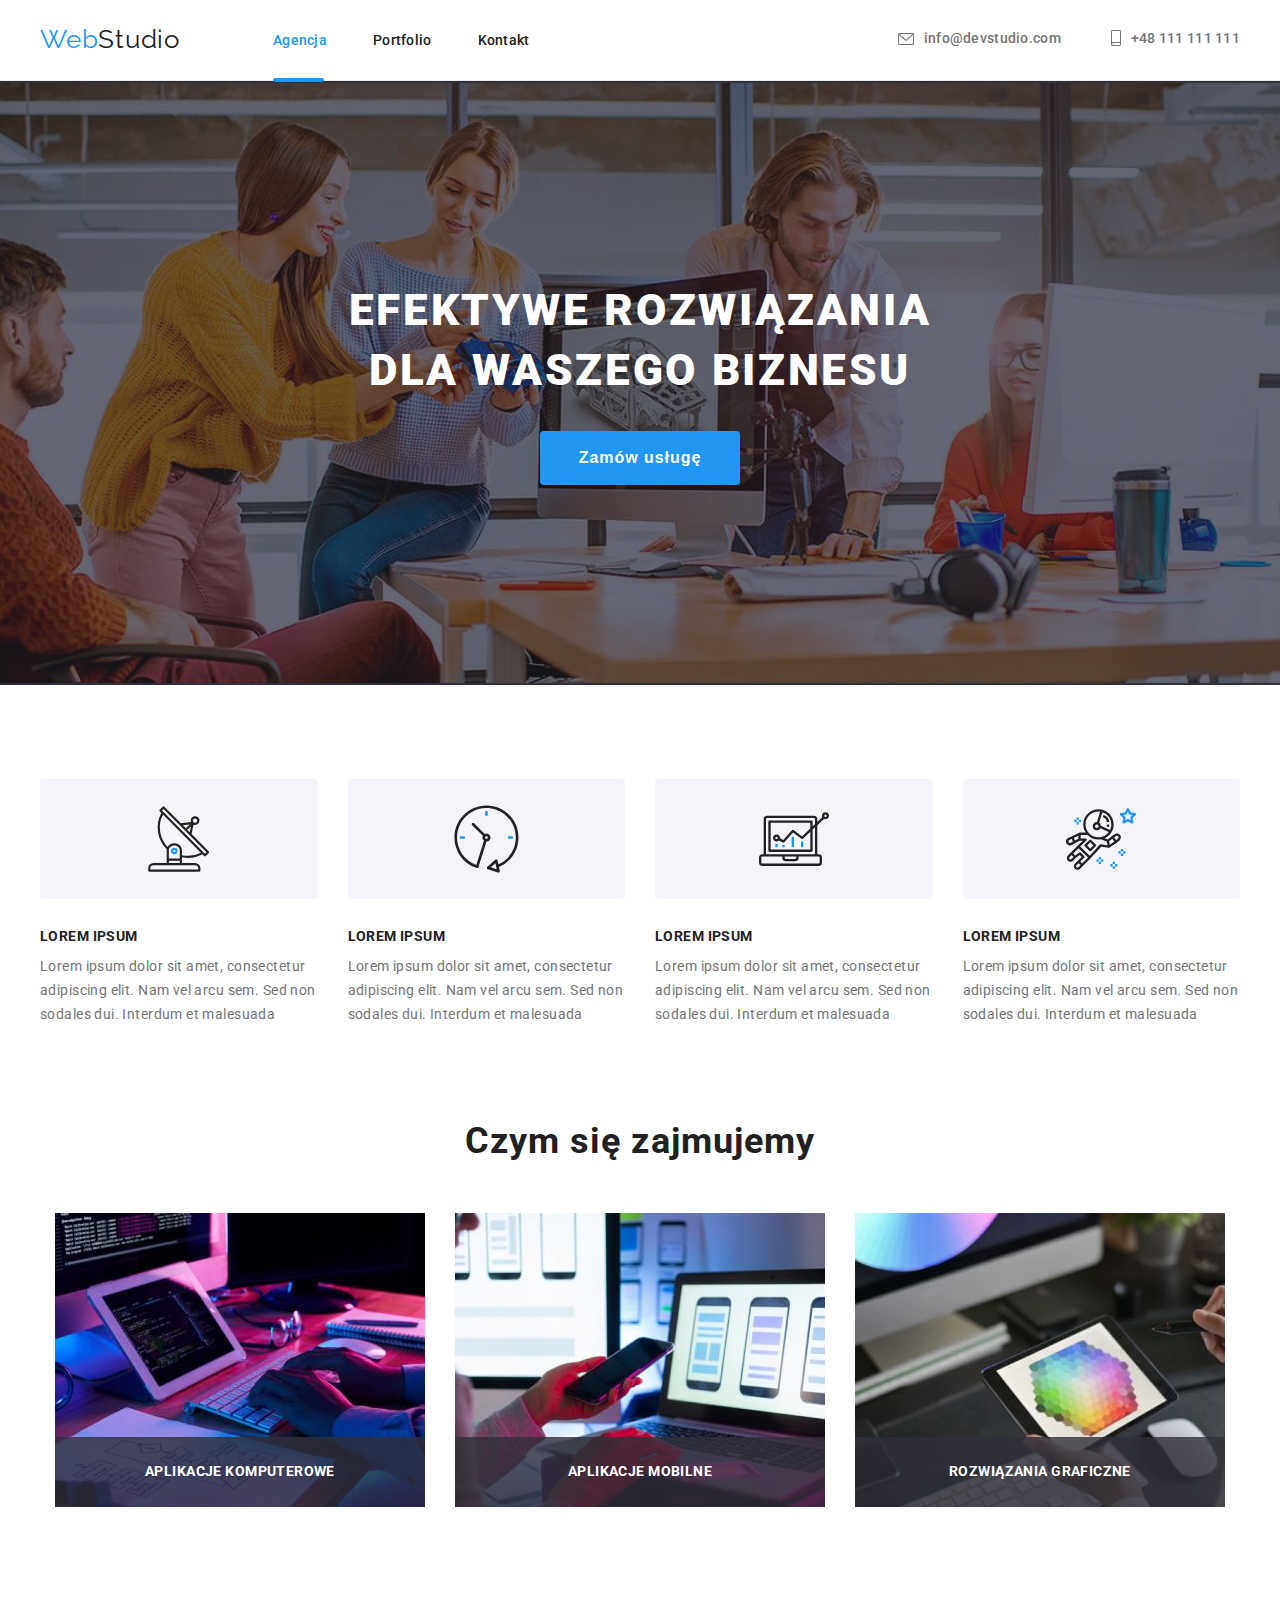
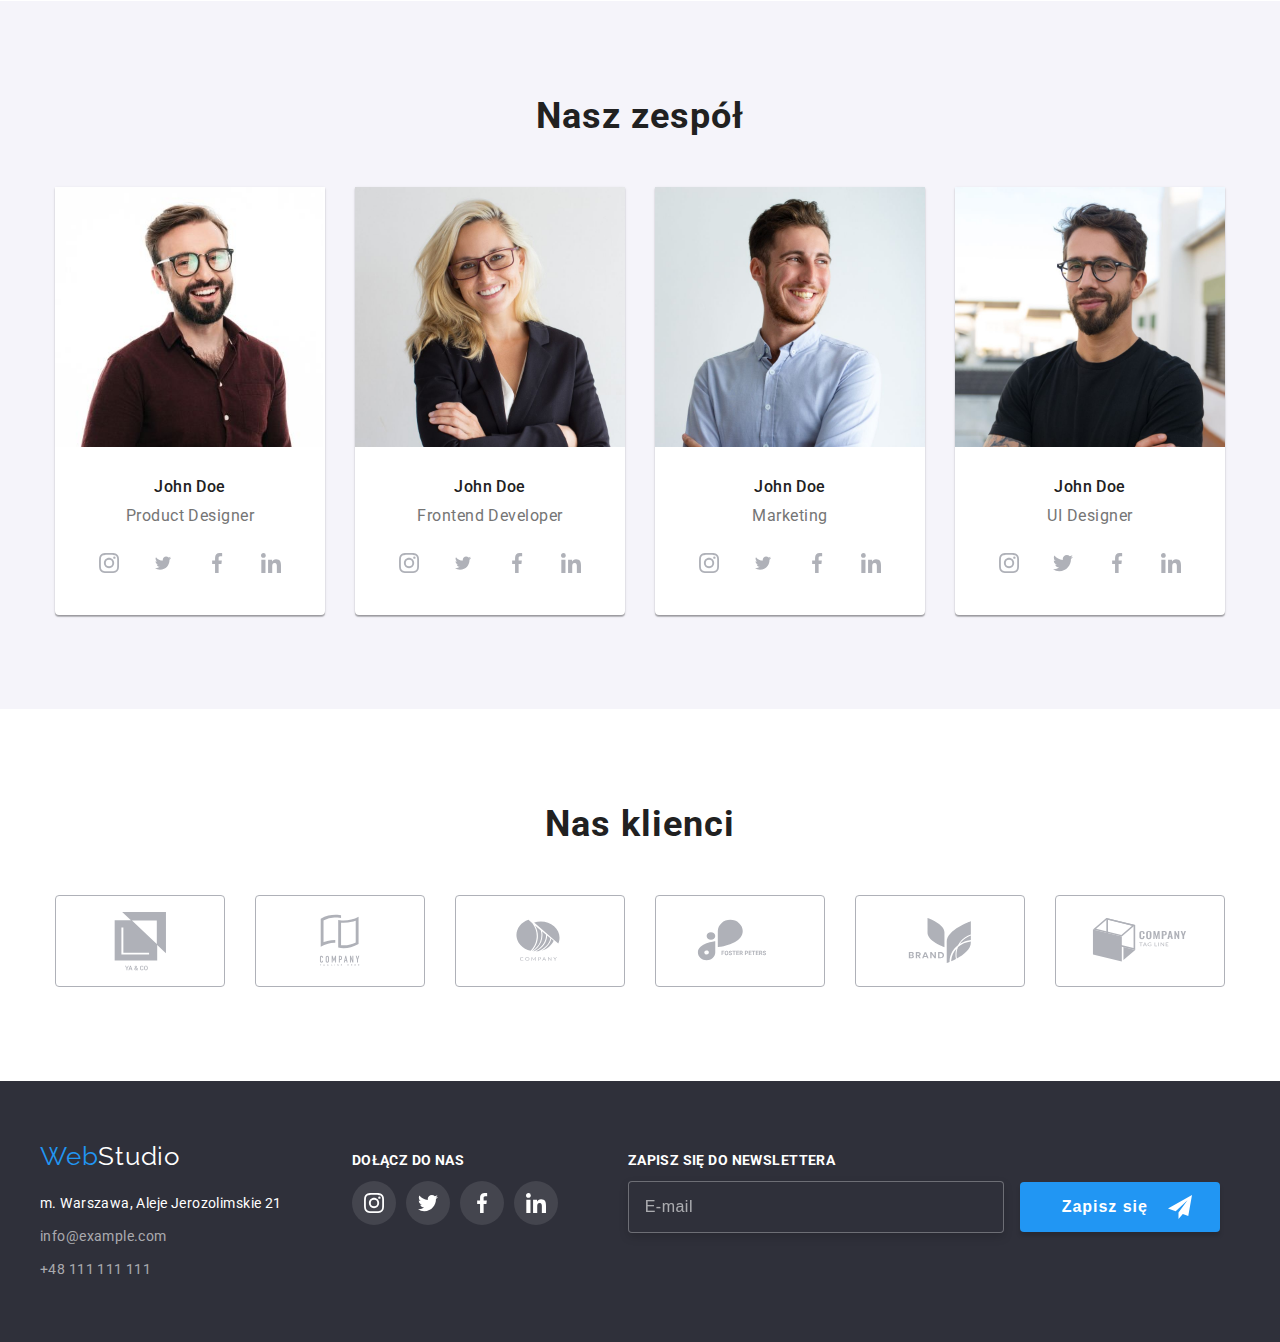
<file: index.html>
<!DOCTYPE html>
<html lang="pl">
  <head>
    <meta charset="UTF-8" />
    <meta http-equiv="X-UA-Compatible" content="IE=edge" />
    <meta name="viewport" content="width=device-width, initial-scale=1.0" />
    <title>WebStudio</title>
    <link rel="preconnect" href="https://fonts.googleapis.com" />
    <link rel="preconnect" href="https://fonts.gstatic.com" crossorigin />
    <link
      href="https://fonts.googleapis.com/css2?family=Raleway:wght@700&family=Roboto:wght@400;500;700;900&display=swap"
      rel="stylesheet"
    />
    <link
      rel="stylesheet"
      href="https://cdnjs.cloudflare.com/ajax/libs/modern-normalize/1.1.0/modern-normalize.min.css"
      integrity="sha512-wpPYUAdjBVSE4KJnH1VR1HeZfpl1ub8YT/NKx4PuQ5NmX2tKuGu6U/JRp5y+Y8XG2tV+wKQpNHVUX03MfMFn9Q=="
      crossorigin="anonymous"
      referrerpolicy="no-referrer"
    />
    <link href="css/styles.css" rel="stylesheet" />
  </head>
  <body>
    <div class="section-header">
      <header class="container horizontal navigation-elements-positions">
        <div class="horizontal navigation-logo-nav-distance">
          <a class="logo-text" href="index.html"
            ><span class="logo-text-web">Web</span><span class="logo-text-header">Studio</span></a
          >
          <nav>
            <ul class="navigation-list-style horizontal">
              <li>
                <a
                  class="navigation links_focus_settings navigation-agencja-active"
                  href="index.html"
                  >Agencja</a
                >
              </li>
              <li class="navigation-position-between">
                <a class="navigation links_focus_settings" href="portfolio.html">Portfolio</a>
              </li>
              <!--ToDo LINK kontakt.html -->
              <li>
                <a class="navigation links_focus_settings" href="#">Kontakt</a>
              </li>
            </ul>
          </nav>
        </div>
        <div class="horizontal navigation-links-distance">
          <a class="header-links links_focus_settings" href="mailto:info@devstudio.com"
            ><div class="horizontal">
              <span class="icon-header-env-position">
                <svg width="16" height="12">
                  <use href="images/decorations/icons.svg#icon-envelope"></use>
                </svg>
              </span>
              <span>info@devstudio.com</span>
            </div></a
          >
          <a class="header-links links_focus_settings" href="tel:+48111111111"
            ><div class="horizontal">
              <span class="icon-header-smartp-position">
                <svg width="10" height="16">
                  <use href="images/decorations/icons.svg#icon-smartphone"></use></svg></span
              ><span>+48 111 111 111</span>
            </div></a
          >
        </div>
      </header>
    </div>
    <main>
      <!--Service order -->
      <div class="order-section">
        <section class="order-padding container">
          <h1 class="header-one order-text-size">Efektywe rozwiązania dla Waszego biznesu</h1>
          <button class="buttons-settings-dark-bground" type="button" data-modal-open>
            Zamów usługę
          </button>
        </section>
      </div>
      <!--Our advantages -->
      <section class="section-advantages container">
        <ul class="advantages-list-style net-elements">
          <li class="net-item">
            <div class="advantages-icon">
              <svg class="" width="65.32" height="70">
                <use href="images/decorations/icons.svg#icon-antenna"></use>
              </svg>
            </div>
            <h3 class="header-three header-three-dist">LOREM IPSUM</h3>
            <p>
              Lorem ipsum dolor sit amet, consectetur adipiscing elit. Nam vel arcu sem. Sed non
              sodales dui. Interdum et malesuada
            </p>
          </li>
          <li class="net-item">
            <div class="advantages-icon">
              <svg class="" width="66.96px" height="70">
                <use href="images/decorations/icons.svg#icon-clock"></use>
              </svg>
            </div>
            <h3 class="header-three header-three-dist">LOREM IPSUM</h3>
            <p>
              Lorem ipsum dolor sit amet, consectetur adipiscing elit. Nam vel arcu sem. Sed non
              sodales dui. Interdum et malesuada
            </p>
          </li>
          <li class="net-item">
            <div class="advantages-icon">
              <svg class="" width="70" height="70px">
                <use href="images/decorations/icons.svg#icon-diagram"></use>
              </svg>
            </div>
            <h3 class="header-three header-three-dist">LOREM IPSUM</h3>
            <p>
              Lorem ipsum dolor sit amet, consectetur adipiscing elit. Nam vel arcu sem. Sed non
              sodales dui. Interdum et malesuada
            </p>
          </li>
          <li class="net-item">
            <div class="advantages-icon">
              <svg class="" width="70" height="70">
                <use href="images/decorations/icons.svg#icon-astronaut"></use>
              </svg>
            </div>
            <h3 class="header-three header-three-dist">LOREM IPSUM</h3>
            <p>
              Lorem ipsum dolor sit amet, consectetur adipiscing elit. Nam vel arcu sem. Sed non
              sodales dui. Interdum et malesuada
            </p>
          </li>
        </ul>
      </section>
      <!--Scope of offer -->
      <section class="section container">
        <h2 class="header-two">Czym się zajmujemy</h2>
        <ul class="offer-list-style horizontal team-position">
          <li class="offer-list-li-relative">
            <img
              class="img-settings"
              src="images/offer/keyboardtyping.jpg"
              alt="Ręce nad klawiaturą, nad którą jest tablet w tle monitor"
              width="370"
              height="294"
            />
            <p class="offer-pharagraph">Aplikacje komputerowe</p>
          </li>
          <li class="offer-list-li-relative">
            <img
              class="img-settings"
              src="images/offer/cellphone.jpg"
              alt="Komórka w lewej dłoni, prawą dłoń obsługuje touchpad laptopa, w tle duży monitor"
              width="370"
              height="294"
            />
            <p class="offer-pharagraph">Aplikacje mobilne</p>
          </li>
          <li class="offer-list-li-relative">
            <img
              class="img-settings"
              src="images/offer/tablet.jpg"
              alt="W lewej dłoni tablet, w prawej rysik, w tle monitor, myszka, klawiatura"
              width="370"
              height="294"
            />
            <p class="offer-pharagraph">Rozwiązania graficzne</p>
          </li>
        </ul>
      </section>
      <!--Our team -->
      <div class="team-section">
        <section class="team-section section container">
          <h2 class="header-two">Nasz zespół</h2>
          <ul class="team-list-style horizontal team-position">
            <li>
              <img
                class="img-settings"
                src="images/team/johndoe001.jpg"
                alt="Zdjęcie Johna Doe"
                width="270"
                height="260"
              />
              <div class="team-name-position">
                <h3 class="header-three-team">John Doe</h3>
                <p class="team-name-distance">Product Designer</p>
                <div class="team-icons-position">
                  <a class="team-icon-box links_focus_settings" href="#" target="_blank">
                    <svg width="20" height="20">
                      <use href="images/decorations/icons.svg#icon-instagram1"></use>
                    </svg>
                  </a>
                  <a class="team-icon-box links_focus_settings" href="#" target="_blank">
                    <svg width="20" height="16.25">
                      <use href="images/decorations/icons.svg#icon-twitter1"></use>
                    </svg>
                  </a>
                  <a class="team-icon-box links_focus_settings" href="#" target="_blank">
                    <svg width="20" height="20">
                      <use href="images/decorations/icons.svg#icon-facebook1"></use>
                    </svg>
                  </a>
                  <a class="team-icon-box links_focus_settings" href="#" target="_blank">
                    <svg width="20" height="20">
                      <use href="images/decorations/icons.svg#icon-linkedin1"></use>
                    </svg>
                  </a>
                </div>
              </div>
            </li>
            <li>
              <img
                class="img-settings"
                src="images/team/johndoe002.jpg"
                alt="Zdjęcie Johna Doe"
                width="270"
                height="260"
              />
              <div class="team-name-position">
                <h3 class="header-three-team">John Doe</h3>
                <p class="team-name-distance">Frontend Developer</p>
                <div class="team-icons-position">
                  <a class="team-icon-box links_focus_settings" href="#" target="_blank">
                    <svg width="20" height="20">
                      <use href="images/decorations/icons.svg#icon-instagram1"></use>
                    </svg>
                  </a>
                  <a class="team-icon-box links_focus_settings" href="#" target="_blank">
                    <svg width="20" height="16.25">
                      <use href="images/decorations/icons.svg#icon-twitter1"></use>
                    </svg>
                  </a>
                  <a class="team-icon-box links_focus_settings" href="#" target="_blank">
                    <svg width="20" height="20">
                      <use href="images/decorations/icons.svg#icon-facebook1"></use>
                    </svg>
                  </a>
                  <a class="team-icon-box links_focus_settings" href="#" target="_blank">
                    <svg width="20" height="20">
                      <use href="images/decorations/icons.svg#icon-linkedin1"></use>
                    </svg>
                  </a>
                </div>
              </div>
            </li>
            <li>
              <img
                class="img-settings"
                src="images/team/johndoe003.jpg"
                alt="Zdjęcie Johna Doe"
                width="270"
                height="260"
              />
              <div class="team-name-position">
                <h3 class="header-three-team">John Doe</h3>
                <p class="team-name-distance">Marketing</p>
                <div class="team-icons-position">
                  <a class="team-icon-box links_focus_settings" href="#" target="_blank">
                    <svg width="20" height="20">
                      <use href="images/decorations/icons.svg#icon-instagram1"></use>
                    </svg>
                  </a>
                  <a class="team-icon-box links_focus_settings" href="#" target="_blank">
                    <svg width="20" height="16.25">
                      <use href="images/decorations/icons.svg#icon-twitter1"></use>
                    </svg>
                  </a>
                  <a class="team-icon-box links_focus_settings" href="#" target="_blank">
                    <svg width="20" height="20">
                      <use href="images/decorations/icons.svg#icon-facebook1"></use>
                    </svg>
                  </a>
                  <a class="team-icon-box links_focus_settings" href="#" target="_blank">
                    <svg width="20" height="20">
                      <use href="images/decorations/icons.svg#icon-linkedin1"></use>
                    </svg>
                  </a>
                </div>
              </div>
            </li>
            <li>
              <img
                class="img-settings"
                src="images/team/johndoe004.jpg"
                alt="Zdjęcie Johna Doe"
                width="270"
                height="260"
              />
              <div class="team-name-position">
                <h3 class="header-three-team">John Doe</h3>
                <p class="team-name-distance">UI Designer</p>
                <div class="team-icons-position">
                  <a class="team-icon-box links_focus_settings" href="#" target="_blank">
                    <svg width="20" height="20">
                      <use href="images/decorations/icons.svg#icon-instagram1"></use>
                    </svg>
                  </a>
                  <a class="team-icon-box links_focus_settings" href="#" target="_blank">
                    <svg width="20" height="20">
                      <use href="images/decorations/icons.svg#icon-twitter1"></use>
                    </svg>
                  </a>
                  <a class="team-icon-box links_focus_settings" href="#" target="_blank">
                    <svg width="20" height="20">
                      <use href="images/decorations/icons.svg#icon-facebook1"></use>
                    </svg>
                  </a>
                  <a class="team-icon-box links_focus_settings" href="#" target="_blank">
                    <svg width="20" height="20">
                      <use href="images/decorations/icons.svg#icon-linkedin1"></use>
                    </svg>
                  </a>
                </div>
              </div>
            </li>
          </ul>
        </section>
      </div>
      <!--Our clients -->
      <section class="section container">
        <h2 class="header-two">Nas klienci</h2>
        <div class="clients-icons-position">
          <a class="clients-icon-box links_focus_settings" href="#" target="_blank">
            <svg width="106" height="60.04">
              <use href="images/decorations/icons.svg#icon-logo_client1"></use></svg
          ></a>
          <a class="clients-icon-box links_focus_settings" href="#" target="_blank">
            <svg width="106" height="60.04">
              <use href="images/decorations/icons.svg#icon-logo_client2"></use></svg
          ></a>
          <a class="clients-icon-box links_focus_settings" href="#" target="_blank">
            <svg width="106" height="60">
              <use href="images/decorations/icons.svg#icon-logo_client3"></use></svg
          ></a>
          <a class="clients-icon-box links_focus_settings" href="#" target="_blank">
            <svg width="106" height="60">
              <use href="images/decorations/icons.svg#icon-logo_client4"></use></svg
          ></a>
          <a class="clients-icon-box links_focus_settings" href="#" target="_blank">
            <svg width="106" height="60">
              <use href="images/decorations/icons.svg#icon-logo_client5"></use></svg
          ></a>
          <a class="clients-icon-box links_focus_settings" href="#" target="_blank">
            <svg width="106" height="60">
              <use href="images/decorations/icons.svg#icon-logo_client6"></use></svg
          ></a>
        </div>
        <!-- <svg class="icon-envelope" width="100" height="100">
          <use href="images/decorations/Webstudio/envelope_my_test.svg#ikona"></use>
        </svg> -->
      </section>
    </main>
    <footer class="footer-background-colored">
      <div class="horizontal-footer container section-footer">
        <address class="address-settings vertical">
          <a class="logo-text" href="index.html"
            ><span class="logo-text-web">Web</span><span class="logo-text-footer">Studio</span></a
          >
          <a
            class="footer-links footer-address footer-address-position links_focus_settings"
            href="https://goo.gl/maps/pHMx9WPnjpLHhn8T6"
            target="_blank"
            >m. Warszawa, Aleje Jerozolimskie 21</a
          >
          <a
            class="footer-links footer-address-position-between links_focus_settings"
            href="mailto:info@example.com"
            >info@example.com</a
          >
          <a class="footer-links links_focus_settings" href="tel:+48111111111">+48 111 111 111</a>
        </address>
        <div>
          <p class="footer-paragraph">Dołącz do Nas</p>
          <div class="footer-icons-position">
            <a class="footer-icon-box links_focus_settings" href="#" target="_blank">
              <svg width="20" height="20">
                <use href="images/decorations/icons.svg#icon-instagram1"></use>
              </svg>
            </a>
            <a class="footer-icon-box links_focus_settings" href="#" target="_blank">
              <svg width="20" height="20">
                <use href="images/decorations/icons.svg#icon-twitter1"></use>
              </svg>
            </a>
            <a class="footer-icon-box links_focus_settings" href="#" target="_blank">
              <svg width="20" height="20">
                <use href="images/decorations/icons.svg#icon-facebook1"></use>
              </svg>
            </a>
            <a class="footer-icon-box links_focus_settings" href="#" target="_blank">
              <svg width="20" height="20">
                <use href="images/decorations/icons.svg#icon-linkedin1"></use>
              </svg>
            </a>
          </div>
        </div>
        <div>
          <p class="footer-paragraph">Zapisz się do newslettera</p>
          <div class="footer-icons-position">
            <form name="footer-news-letter" autocomplete="on" method="POST" validate>
              <!-- action="javascript:void(0);" -->
              <input
                class="news-letter-email"
                type="email"
                name="email"
                placeholder="E-mail"
                title="Podaj adres e-mail"
                pattern="
                ^(?P<local>[a-zA-Z0-9.!#$%&'*+/=?^_\x60{|}~-]+)@(?P<domain>[a-zA-Z0-9](?:[a-zA-Z0-9-]{0,61}[a-zA-Z0-9])?(?:\.[a-zA-Z0-9](?:[a-zA-Z0-9-]{0,61}[a-zA-Z0-9])?)*)$"
                required
              />
              <button class="news-letter-submit" type="submit">
                Zapisz się<svg class="news-letter-submit-svg" width="24" height="24">
                  <use href="images/decorations/icons.svg#icon-arrow_send"></use>
                </svg>
              </button>
            </form>
          </div>
        </div>
      </div>
    </footer>
    <!--Modal Window -->
    <div class="backdrop is-hidden" data-modal>
      <div class="modal">
        <button type="button" class="close-btn" data-modal-close>
          <svg width="11" height="11">
            <use href="images/decorations/icons.svg#icon-cross"></use>
          </svg>
        </button>
        <div class="modal-container">
          <p class="modal-paragraph">Zostaw swoje dane w formularzu poniżej</p>
          <form name="zamow_usluge" autocomplete="on" method="POST" validate>
            <!-- action="javascript:void(0);" -->
            <label class="modal-label"
              >Imię
              <input
                class="modal-inputs"
                type="text"
                name="username"
                minlength="2"
                maxlength="50"
                pattern="^[a-zA-Z]+$"
                title="Podaj imię"
                autocomplete="name"
                placeholder=" "
                required
              /><svg class="modal-svg-pos" width="12" height="12">
                <use href="images/decorations/icons.svg#icon-person-black1"></use>
              </svg>
            </label>

            <label class="modal-label">
              Telefon
              <input
                class="modal-inputs"
                type="tel"
                name="phone_number"
                title="Wprowadź numer telefonu opcjonalnie"
              /><svg class="modal-svg-pos" width="13" height="13">
                <use href="images/decorations/icons.svg#icon-phone-black1"></use>
              </svg>
            </label>

            <label class="modal-label">
              Email
              <input
                class="modal-inputs"
                type="email"
                name="email"
                title="Podaj adres e-mail"
                pattern="
                ^(?P<local>[a-zA-Z0-9.!#$%&'*+/=?^_\x60{|}~-]+)@(?P<domain>[a-zA-Z0-9](?:[a-zA-Z0-9-]{0,61}[a-zA-Z0-9])?(?:\.[a-zA-Z0-9](?:[a-zA-Z0-9-]{0,61}[a-zA-Z0-9])?)*)$"
                placeholder=" "
                required
              /><svg class="modal-svg-pos" width="15" height="12">
                <use href="images/decorations/icons.svg#icon-email-black1"></use>
              </svg>
            </label>

            <label class="modal-label-textarea"
              >Komentarz<textarea
                class="modal-inputs modal-textarea"
                name="feedback"
                rows="7"
                placeholder="Wprowadź tekst"
                title="Wprowadź informacje lub zapytaj"
              ></textarea>
            </label>
            <label class="modal-checkbox">
              <input class="modal-checkbox-style" type="checkbox" name="agreement" />Oświadczam iż
              akceptuję
              <a class="modal-links links_focus_settings" href="#" target="_blank">Regulamin</a
              >&nbspi&nbsp<a class="modal-links links_focus_settings" href="#" target="_blank"
                >Politykę Prywatności.</a
              >
            </label>
            <button class="modal-submit" type="submit">Wyślij</button>
          </form>
        </div>
      </div>
    </div>
    <!-- Java Script scripts -->
    <script src="js/modal.js"></script>
  </body>
</html>
</file>
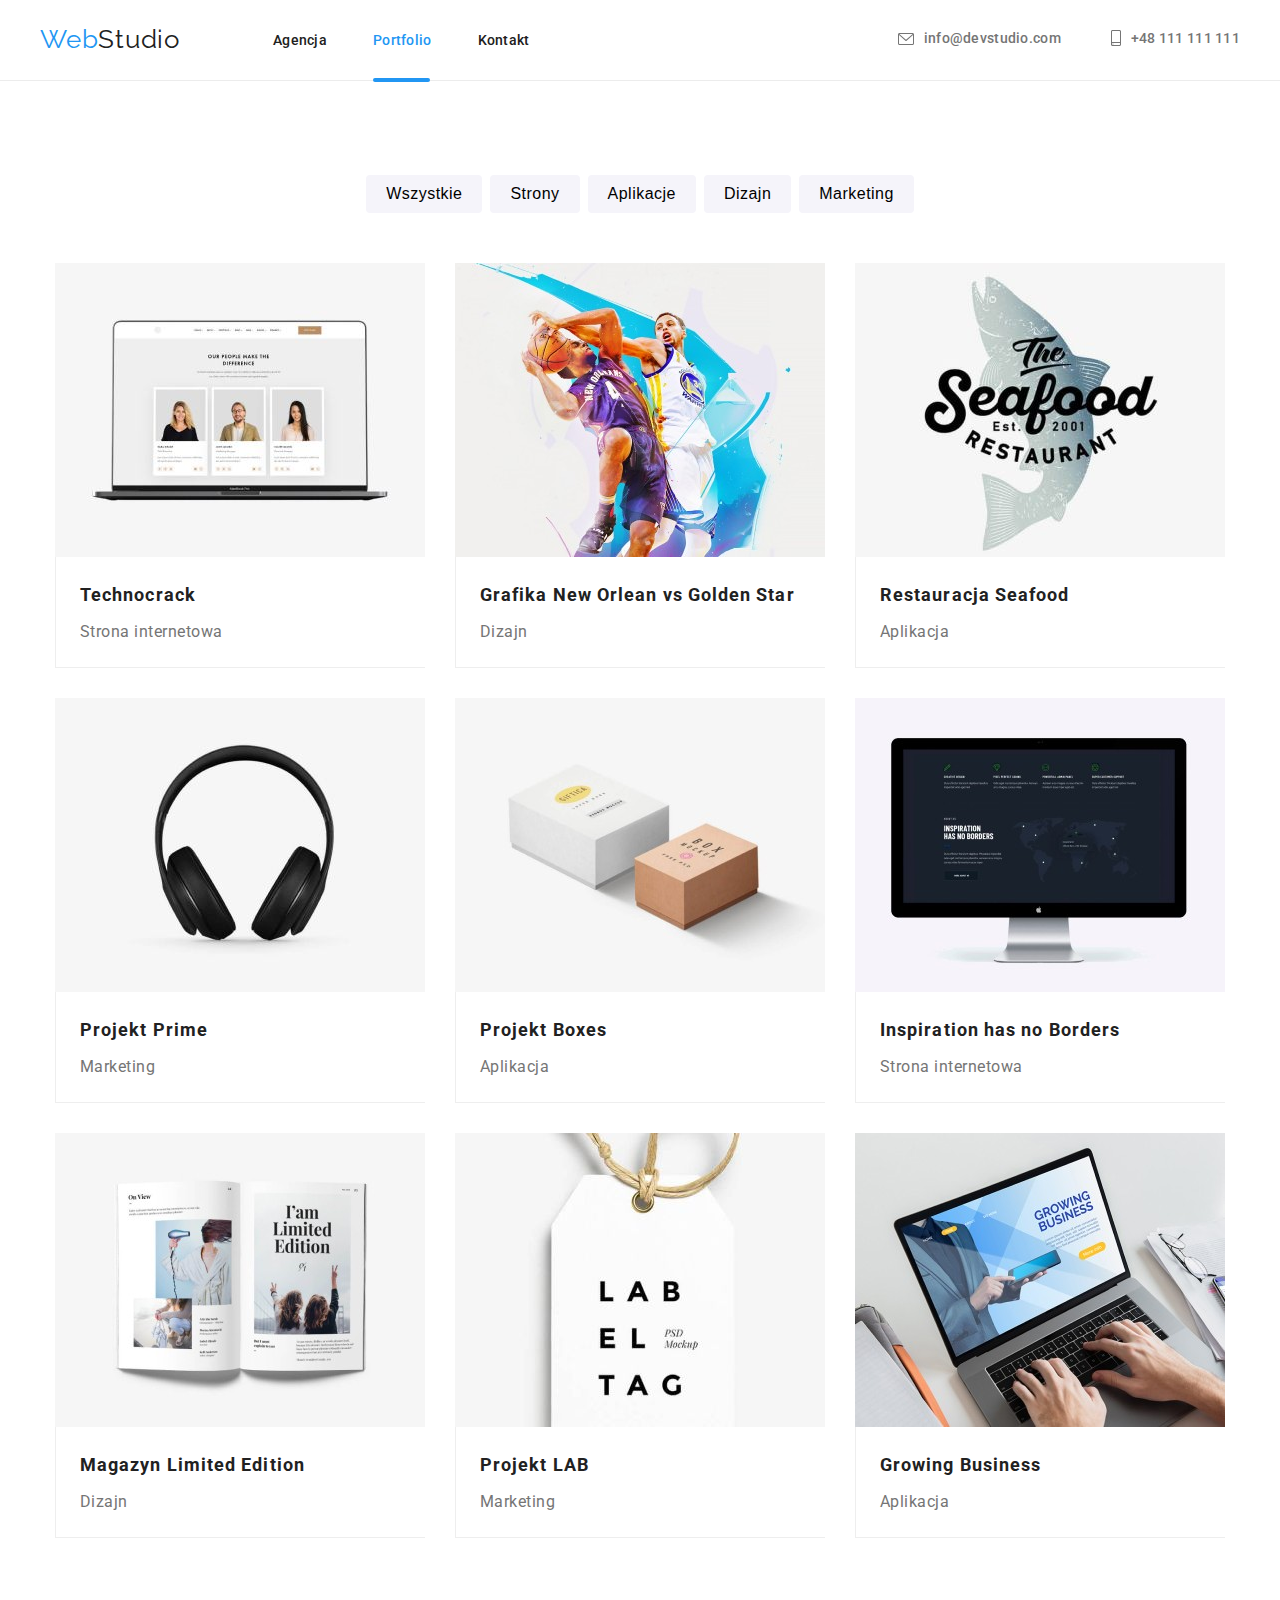
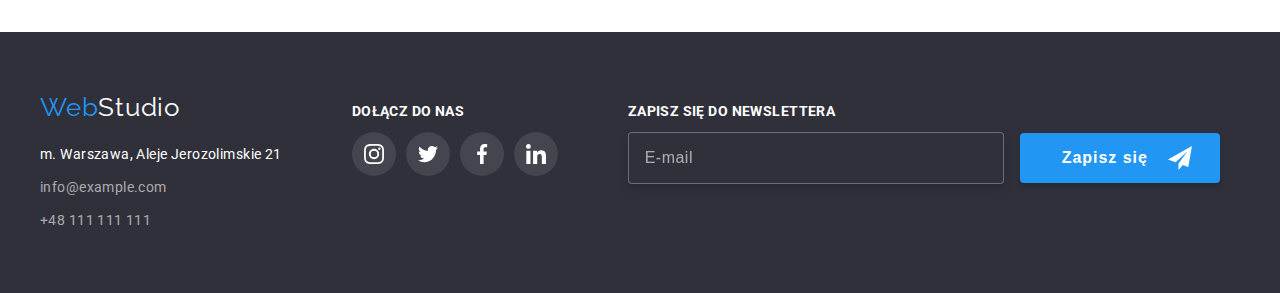
<file: portfolio.html>
<!DOCTYPE html>
<html lang="pl">
  <head>
    <meta charset="UTF-8" />
    <meta http-equiv="X-UA-Compatible" content="IE=edge" />
    <meta name="viewport" content="width=device-width, initial-scale=1.0" />
    <title>WebStudio - Portfolio</title>
    <link rel="preconnect" href="https://fonts.googleapis.com" />
    <link rel="preconnect" href="https://fonts.gstatic.com" crossorigin />
    <link
      href="https://fonts.googleapis.com/css2?family=Raleway:wght@700&family=Roboto:wght@400;500;700;900&display=swap"
      rel="stylesheet"
    />
    <link
      rel="stylesheet"
      href="https://cdnjs.cloudflare.com/ajax/libs/modern-normalize/1.1.0/modern-normalize.min.css"
      integrity="sha512-wpPYUAdjBVSE4KJnH1VR1HeZfpl1ub8YT/NKx4PuQ5NmX2tKuGu6U/JRp5y+Y8XG2tV+wKQpNHVUX03MfMFn9Q=="
      crossorigin="anonymous"
      referrerpolicy="no-referrer"
    />
    <link href="css/styles.css" rel="stylesheet" />
  </head>
  <body>
    <div class="section-header">
      <header class="container horizontal navigation-elements-positions">
        <div class="horizontal navigation-logo-nav-distance">
          <a class="logo-text" href="index.html"
            ><span class="logo-text-web">Web</span><span class="logo-text-header">Studio</span></a
          >
          <nav>
            <ul class="navigation-list-style horizontal">
              <li>
                <a class="navigation links_focus_settings" href="index.html">Agencja</a>
              </li>
              <li class="navigation-position-between">
                <a
                  class="navigation links_focus_settings navigation-portfolio-active"
                  href="portfolio.html"
                  >Portfolio</a
                >
              </li>
              <!--ToDo LINK kontakt.html -->
              <li><a class="navigation links_focus_settings" href="#">Kontakt</a></li>
            </ul>
          </nav>
        </div>
        <div class="horizontal navigation-links-distance">
          <a class="header-links links_focus_settings" href="mailto:info@devstudio.com"
            ><div class="horizontal">
              <span class="icon-header-env-position">
                <svg class="icon-header" width="16" height="12">
                  <use href="images/decorations/icons.svg#icon-envelope"></use></svg></span
              ><span>info@devstudio.com</span>
            </div></a
          >
          <a class="header-links links_focus_settings" href="tel:+48111111111"
            ><div class="horizontal">
              <span class="icon-header-smartp-position">
                <svg class="icon-header" width="10" height="16">
                  <use href="images/decorations/icons.svg#icon-smartphone"></use></svg></span
              ><span>+48 111 111 111</span>
            </div></a
          >
        </div>
      </header>
    </div>
    <main class="container">
      <!--Filter buttons -->
      <section class="section-filter-buttons">
        <h2 hidden>Filtry</h2>
        <!-- To Mentor: there is a different way to do this,  I do not know it now, so this will be changed in the future, taken from LMS video-->
        <ul class="filterbuttons-list-style horizontal buttons-filter-position">
          <li>
            <button class="buttons-settings-light-bground links_focus_settings" type="button">
              Wszystkie
            </button>
          </li>
          <li>
            <button class="buttons-settings-light-bground links_focus_settings" type="button">
              Strony
            </button>
          </li>
          <li>
            <button class="buttons-settings-light-bground links_focus_settings" type="button">
              Aplikacje
            </button>
          </li>
          <li>
            <button class="buttons-settings-light-bground links_focus_settings" type="button">
              Dizajn
            </button>
          </li>
          <li>
            <button class="buttons-settings-light-bground links_focus_settings" type="button">
              Marketing
            </button>
          </li>
        </ul>
      </section>
      <!--Portfolio -->
      <section class="section-portfolio">
        <h1 hidden>Portfolio</h1>
        <!-- To Mentor: there is a different way to do this,  I do not know it now, so this will be changed in the future, taken from LMS video-->
        <ul class="portfolio-list-style net-elements portfolio-overlay-setup">
          <li>
            <img
              class="img-settings"
              src="images/portfolio/technocrack.jpg"
              alt="Zdjęcie laptopa z wyświetloną stroną"
              width="370"
              height="294"
            />
            <div class="portfolio-overlay-box">
              Technocrack jest popularną platformą wykorzystywaną do rozpowszechniania koronawirusa.
              Firmy wykorzystują tę platformę do celów szpiegowskich i ataków na niezabezpieczone
              serwery konkurencji
            </div>
            <div class="portfolio-list-border header-portfolio portfolio-z-position">
              <h3 class="header-three-portfolio">Technocrack</h3>
              <p class="paragraph-portfolio">Strona internetowa</p>
            </div>
          </li>
          <li>
            <img
              class="img-settings"
              src="images/portfolio/new_orlean_vs_goldenstar.jpg"
              alt="Dwóch koszykarzy walczących o piłkę"
              width="370"
              height="294"
            />
            <div class="portfolio-overlay-box">
              Technocrack jest popularną platformą wykorzystywaną do rozpowszechniania koronawirusa.
              Firmy wykorzystują tę platformę do celów szpiegowskich i ataków na niezabezpieczone
              serwery konkurencji
            </div>
            <div class="portfolio-list-border header-portfolio portfolio-z-position">
              <h3 class="header-three-portfolio">Grafika New Orlean vs Golden Star</h3>
              <p class="paragraph-portfolio">Dizajn</p>
            </div>
          </li>
          <li>
            <img
              class="img-settings"
              src="images/portfolio/seafood_restaurant.jpg"
              alt="Logo restauracji - ryba z nazwą"
              width="370"
              height="294"
            />
            <div class="portfolio-overlay-box">
              Technocrack jest popularną platformą wykorzystywaną do rozpowszechniania koronawirusa.
              Firmy wykorzystują tę platformę do celów szpiegowskich i ataków na niezabezpieczone
              serwery konkurencji
            </div>
            <div class="portfolio-list-border header-portfolio portfolio-z-position">
              <h3 class="header-three-portfolio">Restauracja Seafood</h3>
              <p class="paragraph-portfolio">Aplikacja</p>
            </div>
          </li>
          <li>
            <img
              class="img-settings"
              src="images/portfolio/project_prime.jpg"
              alt="Słuchawki"
              width="370"
              height="294"
            />
            <div class="portfolio-overlay-box">
              Technocrack jest popularną platformą wykorzystywaną do rozpowszechniania koronawirusa.
              Firmy wykorzystują tę platformę do celów szpiegowskich i ataków na niezabezpieczone
              serwery konkurencji
            </div>
            <div class="portfolio-list-border header-portfolio portfolio-z-position">
              <h3 class="header-three-portfolio">Projekt Prime</h3>
              <p class="paragraph-portfolio">Marketing</p>
            </div>
          </li>
          <li>
            <img
              class="img-settings"
              src="images/portfolio/project_boxes.jpg"
              alt="Zdjęcie dwóch kartonów"
              width="370"
              height="294"
            />
            <div class="portfolio-overlay-box">
              Technocrack jest popularną platformą wykorzystywaną do rozpowszechniania koronawirusa.
              Firmy wykorzystują tę platformę do celów szpiegowskich i ataków na niezabezpieczone
              serwery konkurencji
            </div>
            <div class="portfolio-list-border header-portfolio portfolio-z-position">
              <h3 class="header-three-portfolio">Projekt Boxes</h3>
              <p class="paragraph-portfolio">Aplikacja</p>
            </div>
          </li>
          <li>
            <img
              class="img-settings"
              src="images/portfolio/inspiration_has_no_borders.jpg"
              alt="Zdjęcie monitora"
              width="370"
              height="294"
            />
            <div class="portfolio-overlay-box">
              Technocrack jest popularną platformą wykorzystywaną do rozpowszechniania koronawirusa.
              Firmy wykorzystują tę platformę do celów szpiegowskich i ataków na niezabezpieczone
              serwery konkurencji
            </div>
            <div class="portfolio-list-border header-portfolio portfolio-z-position">
              <h3 class="header-three-portfolio">Inspiration has no Borders</h3>
              <p class="paragraph-portfolio">Strona internetowa</p>
            </div>
          </li>
          <li>
            <img
              class="img-settings"
              src="images/portfolio/limited_edition_magazine.jpg"
              alt="Widok na magazyn"
              width="370"
              height="294"
            />
            <div class="portfolio-overlay-box">
              Technocrack jest popularną platformą wykorzystywaną do rozpowszechniania koronawirusa.
              Firmy wykorzystują tę platformę do celów szpiegowskich i ataków na niezabezpieczone
              serwery konkurencji
            </div>
            <div class="portfolio-list-border header-portfolio portfolio-z-position">
              <h3 class="header-three-portfolio">Magazyn Limited Edition</h3>
              <p class="paragraph-portfolio">Dizajn</p>
            </div>
          </li>
          <li>
            <img
              class="img-settings"
              src="images/portfolio/project_lab.jpg"
              alt="Etykietka na sznurku"
              width="370"
              height="294"
            />
            <div class="portfolio-overlay-box">
              Technocrack jest popularną platformą wykorzystywaną do rozpowszechniania koronawirusa.
              Firmy wykorzystują tę platformę do celów szpiegowskich i ataków na niezabezpieczone
              serwery konkurencji
            </div>
            <div class="portfolio-list-border header-portfolio portfolio-z-position">
              <h3 class="header-three-portfolio">Projekt LAB</h3>
              <p class="paragraph-portfolio">Marketing</p>
            </div>
          </li>
          <li>
            <img
              class="img-settings"
              src="images/portfolio/growing_business.jpg"
              alt="Dłonie nad klawiaturą laptopa"
              width="370"
              height="294"
            />
            <div class="portfolio-overlay-box">
              Technocrack jest popularną platformą wykorzystywaną do rozpowszechniania koronawirusa.
              Firmy wykorzystują tę platformę do celów szpiegowskich i ataków na niezabezpieczone
              serwery konkurencji
            </div>
            <div class="portfolio-list-border header-portfolio portfolio-z-position">
              <h3 class="header-three-portfolio">Growing Business</h3>
              <p class="paragraph-portfolio">Aplikacja</p>
            </div>
          </li>
        </ul>
      </section>
    </main>
    <footer class="footer-background-colored">
      <div class="horizontal-footer container section-footer">
        <address class="address-settings vertical">
          <a class="logo-text" href="index.html"
            ><span class="logo-text-web">Web</span><span class="logo-text-footer">Studio</span></a
          >
          <a
            class="footer-links footer-address footer-address-position links_focus_settings"
            href="https://goo.gl/maps/pHMx9WPnjpLHhn8T6"
            target="_blank"
            >m. Warszawa, Aleje Jerozolimskie 21</a
          >
          <a
            class="footer-links footer-address-position-between links_focus_settings"
            href="mailto:info@example.com"
            >info@example.com</a
          >
          <a class="footer-links links_focus_settings" href="tel:+48111111111">+48 111 111 111</a>
        </address>
        <div>
          <p class="footer-paragraph">Dołącz do Nas</p>
          <div class="footer-icons-position">
            <a class="footer-icon-box links_focus_settings" href="#" target="_blank">
              <svg width="20" height="20">
                <use href="images/decorations/icons.svg#icon-instagram1"></use>
              </svg>
            </a>
            <a class="footer-icon-box links_focus_settings" href="#" target="_blank">
              <svg width="20" height="20">
                <use href="images/decorations/icons.svg#icon-twitter1"></use>
              </svg>
            </a>
            <a class="footer-icon-box links_focus_settings" href="#" target="_blank">
              <svg width="20" height="20">
                <use href="images/decorations/icons.svg#icon-facebook1"></use>
              </svg>
            </a>
            <a class="footer-icon-box links_focus_settings" href="#" target="_blank">
              <svg width="20" height="20">
                <use href="images/decorations/icons.svg#icon-linkedin1"></use>
              </svg>
            </a>
          </div>
        </div>
        <div>
          <p class="footer-paragraph">Zapisz się do newslettera</p>
          <div class="footer-icons-position">
            <form name="footer-news-letter" autocomplete="on" method="POST" validate>
              <!-- action="javascript:void(0);" -->
              <input
                class="news-letter-email"
                type="email"
                name="email"
                placeholder="E-mail"
                title="Podaj adres e-mail"
                pattern="
                ^(?P<local>[a-zA-Z0-9.!#$%&'*+/=?^_\x60{|}~-]+)@(?P<domain>[a-zA-Z0-9](?:[a-zA-Z0-9-]{0,61}[a-zA-Z0-9])?(?:\.[a-zA-Z0-9](?:[a-zA-Z0-9-]{0,61}[a-zA-Z0-9])?)*)$"
                required
              />
              <button class="news-letter-submit" type="submit">
                Zapisz się<svg class="news-letter-submit-svg" width="24" height="24">
                  <use href="images/decorations/icons.svg#icon-arrow_send"></use>
                </svg>
              </button>
            </form>
          </div>
        </div>
      </div>
    </footer>
  </body>
</html>
</file>
<file: css/styles.css>
/*web site main settings*/
:root {
  --main-text-color: #212121;
  --second-text-color: #757575;
  --third-text-color: rgba(255, 255, 255, 0.6);
  --fourth-text-color: #ffffff;
  --selected-item-color: #2196f3;
  --second-nonselected-item-color: #f5f4fa;
  --dark-backround-color: #2f303a;
  --decorations-first-color: #afb1b8;
  --errors-color: #ff1111;
}

*,
*::before,
*::after {
  margin: 0;
  padding: 0;
}

body {
  font-family: 'Roboto', 'Raleway', sans-serif;
  color: var(--main-text-color);
}

/*web site common settings*/

.links_focus_settings {
  outline: none;
}

.header-one {
  font-weight: 900;
  font-size: 44px;
  line-height: 1.36;
  text-align: center;
  letter-spacing: 0.06em;
  text-transform: uppercase;
  color: var(--fourth-text-color);
}

.header-two {
  font-weight: 700;
  font-size: 36px;
  line-height: 1.17;
  text-align: center;
  letter-spacing: 0.03em;
}

.header-three {
  font-weight: 700;
  font-size: 14px;
  line-height: 1.14;
  letter-spacing: 0.03em;
  text-transform: uppercase;
  color: var(--main-text-color);
}

.buttons-settings-dark-bground {
  /*color: var(--main-text-color); */
  font-weight: 700;
  font-size: 16px;
  line-height: 1.88;
  align-items: center;
  text-align: center;
  letter-spacing: 0.06em;
  background-color: var(--selected-item-color);
  color: var(--fourth-text-color);
  border: none;
  border-radius: 4px;
  cursor: pointer;
  margin-top: 30px;
  width: 200px;
  display: block;
  margin-right: auto;
  margin-left: auto;
  padding-top: 12px;
  padding-bottom: 12px;
  transition: box-shadow 250ms cubic-bezier(0.4, 0, 0.2, 1) 0s;
}
.buttons-settings-dark-bground:focus,
.buttons-settings-dark-bground:hover {
  box-shadow: 0px 4px 4px rgba(0, 0, 0, 0.15);
}

.buttons-settings-light-bground {
  font-weight: 500;
  font-size: 16px;
  line-height: 1.625;
  text-align: center;
  letter-spacing: 0.03em;
  background-color: var(--second-nonselected-item-color);
  border: none;
  border-radius: 4px;
  cursor: pointer;
  padding-left: 20px;
  padding-right: 20px;
  padding-top: 6px;
  padding-bottom: 6px;
  transition: color 250ms cubic-bezier(0.4, 0, 0.2, 1) 0s,
    background-color 250ms cubic-bezier(0.4, 0, 0.2, 1) 0s,
    box-shadow 250ms cubic-bezier(0.4, 0, 0.2, 1) 0s;
}

.buttons-settings-light-bground:focus,
.buttons-settings-light-bground:hover {
  background-color: var(--selected-item-color);
  box-shadow: 0px 3px 1px rgba(0, 0, 0, 0.1), 0px 1px 2px rgba(0, 0, 0, 0.08),
    0px 2px 2px rgba(0, 0, 0, 0.12);
  color: var(--fourth-text-color);
}

/*header settings*/

.logo-text {
  font-family: 'Raleway';
  font-size: 26px;
  line-height: 1.19;
  letter-spacing: 0.03em;
  text-decoration: none;
}

.logo-text:visited {
  color: var(--main-text-color);
}

.logo-text-web {
  color: var(--selected-item-color);
}

.logo-text-header {
  color: var(--main-text-color);
}

.logo-text-header:visited {
  color: var(--main-text-color);
}

.logo-text-footer {
  color: var(--fourth-text-color);
}

.logo-text-footer:visited {
  color: var(--fourth-text-color);
}

.navigation-list-style {
  list-style: none;
}

.navigation {
  font-weight: 500;
  font-size: 14px;
  line-height: 1.14;
  letter-spacing: 0.02em;
  text-decoration: none;
  transition: color 250ms cubic-bezier(0.4, 0, 0.2, 1) 0s;
  color: var(--main-text-color);
}

/* .navigation:visited {
  color: var(--main-text-color);
} */

.navigation:focus,
.navigation:hover {
  color: var(--selected-item-color);
}

.navigation-agencja-active {
  color: var(--selected-item-color);
}

.navigation-agencja-active::after {
  content: '';
  display: block;
  position: absolute;
  top: 78px;
  height: 4px;
  width: 51px;
  border-radius: 2px;
  background-color: var(--selected-item-color);
  border-radius: 2px;
}

.navigation-portfolio-active {
  color: var(--selected-item-color);
}

.navigation-portfolio-active::after {
  content: '';
  display: block;
  position: absolute;
  top: 78px;
  height: 4px;
  width: 57px;
  border-radius: 2px;
  background-color: var(--selected-item-color);
  border-radius: 2px;
}

.navigation-kontakt-active {
  color: var(--selected-item-color);
}

.navigation-kontakt-active::after {
  content: '';
  display: block;
  position: absolute;
  top: 78px;
  height: 4px;
  width: 57px;
  border-radius: 2px;
  background-color: var(--selected-item-color);
  border-radius: 2px;
}

.header-links {
  font-weight: 500;
  font-size: 14px;
  line-height: 1.14;
  letter-spacing: 0.02em;
  text-decoration: none;
  color: var(--second-text-color);
  transition: color 250ms cubic-bezier(0.4, 0, 0.2, 1) 0s;
}

.header-links:focus,
.header-links:hover {
  color: var(--selected-item-color);
  stroke: var(--selected-item-color);
}

.header-links:visited {
  color: var(--second-text-color);
}

/*footer settings*/

.address-settings {
  font-style: normal;
  background-color: var(--dark-backround-color);
}

.footer-links {
  font-size: 14px;
  line-height: 1.71;
  letter-spacing: 0.03em;
  text-decoration: none;
  color: var(--third-text-color);
  transition: color 250ms cubic-bezier(0.4, 0, 0.2, 1) 0s;
}

.footer-links:visited {
  color: var(--third-text-color);
}

.footer-address {
  color: var(--fourth-text-color);
  transition: color 250ms cubic-bezier(0.4, 0, 0.2, 1) 0s;
}

.footer-address:visited {
  color: var(--fourth-text-color);
}

.footer-links:focus,
.footer-links:hover,
.footer-address:focus,
.footer-address:hover {
  color: var(--selected-item-color);
}

.footer-background-colored {
  background-color: var(--dark-backround-color);
}

.footer-paragraph {
  font-weight: 700;
  font-size: 14px;
  line-height: 1.14px;
  letter-spacing: 0.03em;
  text-transform: uppercase;
  color: var(--fourth-text-color);
}

/*main page settings*/

.order-section {
  background-color: var(--dark-backround-color);
  background-image: linear-gradient(0deg, rgba(47, 48, 58, 0.4), rgba(47, 48, 58, 0.4)),
    url('../images/decorations/teambackground.jpg');
  background-position: center;
  background-repeat: no-repeat;
  /* max-width: 1600px;
  margin: 0 auto; */
  /* background-size: contain; */
}

.advantages-list-style {
  list-style: none;
  font-size: 14px;
  line-height: 1.71;
  letter-spacing: 0.03em;
  color: var(--second-text-color);
}

.offer-list-style {
  list-style: none;
}

.offer-list-li-relative {
  position: relative;
}

.offer-pharagraph {
  position: absolute;
  bottom: 0;
  left: 0;
  width: 370px;
  padding-top: 27px;
  padding-bottom: 27px;
  font-weight: 700;
  font-size: 14px;
  line-height: 1.14;
  text-align: center;
  letter-spacing: 0.03em;
  text-transform: uppercase;
  color: var(--fourth-text-color);
  background: rgba(47, 48, 58, 0.8);
}

.team-section {
  background-color: var(--second-nonselected-item-color);
}

.header-three-team {
  font-weight: 500;
  font-size: 16px;
  line-height: 1.19;
  text-align: center;
  letter-spacing: 0.03em;
  color: var(--main-text-color);
}

.team-list-style {
  list-style: none;
  font-size: 16px;
  line-height: 1.19;
  text-align: center;
  letter-spacing: 0.03em;
  color: var(--second-text-color);
}

.team-list-style > li {
  width: 270px;
  background: var(--fourth-text-color);
  box-shadow: 0px 1px 3px rgba(0, 0, 0, 0.12), 0px 1px 1px rgba(0, 0, 0, 0.14),
    0px 2px 1px rgba(0, 0, 0, 0.2);
  border-radius: 0px 0px 4px 4px;
}

/*portfolio page settings*/

.filterbuttons-list-style {
  list-style: none;
}

.header-three-portfolio {
  font-weight: 700;
  font-size: 18px;
  line-height: 2;
  letter-spacing: 0.06em;
  color: var(--main-text-color);
}

.portfolio-list-style {
  list-style: none;
  font-size: 16px;
  line-height: 1.875;
  letter-spacing: 0.03em;
  color: var(--second-text-color);
}

.portfolio-list-style > li {
  width: 370px;
  font-size: 0;
  transition: box-shadow 250ms cubic-bezier(0.4, 0, 0.2, 1) 0s;
}

.portfolio-list-style > li:hover,
.portfolio-list-style > li:hover .portfolio-overlay-box {
  box-shadow: 0px 1px 1px rgba(0, 0, 0, 0.12), 0px 4px 4px rgba(0, 0, 0, 0.06),
    1px 4px 6px rgba(0, 0, 0, 0.16);
  cursor: pointer;
  transform: translateY(0);
}

.portfolio-list-border {
  border-right: 1px solid #eeeeee;
  border-bottom: 1px solid #eeeeee;
  border-left: 1px solid #eeeeee;
}

.portfolio-z-position {
  position: relative;
  z-index: 1;
  width: 100%;
  background-color: var(--fourth-text-color);
}

.portfolio-overlay-setup > li {
  position: relative;
  overflow: hidden;
}

.portfolio-overlay-box {
  position: absolute;
  top: 0;
  left: 0;
  transform: translateY(100%);
  padding-top: 49px;
  padding-bottom: 49px;
  padding-left: 24px;
  padding-right: 45px;
  font-size: 18px;
  line-height: 1.56;
  letter-spacing: 0.03em;
  color: var(--fourth-text-color);
  background: rgba(33, 150, 243, 0.9);
  transition: transform 250ms linear;
}

/*Geometry*/

.container {
  width: 1200px;
  margin: 0 auto;
  padding: 0 15px;
}

.horizontal {
  display: flex;
  align-items: center;
}

.horizontal-footer {
  display: flex;
  align-items: baseline;
  column-gap: 70px;
}

.vertical {
  display: flex;
  flex-direction: column;
}

.section-header {
  padding-top: 24px;
  padding-bottom: 25px;
  border-bottom: 1px solid #ececec;
}

.section-footer {
  padding-top: 60px;
  padding-bottom: 60px;
}

.section {
  padding-top: 94px;
  padding-bottom: 94px;
}

.section-filter-buttons {
  padding-top: 94px;
  padding-bottom: 50px;
}

.section-portfolio {
  padding-bottom: 94px;
}

.net-elements {
  display: flex;
  flex-wrap: wrap;
  justify-content: center;
  gap: 30px;
}

.net-item {
  flex-basis: calc((100% - 90px) / 4);
}

.navigation-elements-positions {
  justify-content: space-between;
}

.navigation-position-between {
  margin-left: 46px;
  margin-right: 46px;
}

.navigation-logo-nav-distance {
  column-gap: 93px;
}

.navigation-links-distance {
  column-gap: 50px;
}

.footer-address-position {
  margin-top: 20px;
}

.footer-address-position-between {
  margin-top: 9px;
  margin-bottom: 9px;
}

.order-padding {
  padding-top: 200px;
  padding-bottom: 200px;
}

.order-text-size {
  width: 680px;
  margin: 0 auto;
}

.section-advantages {
  padding-top: 94px;
}

.header-three-dist {
  padding-bottom: 10px;
}

.team-position {
  margin-top: 50px;
  justify-content: center;
  gap: 30px;
}

.team-name-position {
  padding-top: 30px;
  padding-bottom: 30px;
}

.team-name-distance {
  padding-top: 10px;
}

.buttons-filter-position {
  gap: 8px;
  justify-content: center;
}

.header-portfolio {
  padding-top: 20px;
  padding-bottom: 20px;
  padding-left: 24px;
  padding-right: 5px;
}

.paragraph-portfolio {
  font-size: 16px;
  margin-top: 4px;
}

.img-settings {
  display: block;
}

/*Decorations*/

/*Decorations Header*/

.icon-header-env-position {
  padding-right: 10px;
  padding-top: 4px;
}

.icon-header-smartp-position {
  padding-right: 10px;
  padding-top: 2px;
}

/*Decorations Footer*/

.footer-icons-position {
  padding-top: 20px;
  display: flex;
  justify-content: center;
  column-gap: 10px;
}

.footer-icon-box {
  display: flex;
  justify-content: center;
  align-items: center;
  height: 44px;
  width: 44px;
  border-radius: 50%;
  fill: var(--fourth-text-color);
  background-color: rgba(255, 255, 255, 0.1);
  transition: fill 250ms cubic-bezier(0.4, 0, 0.2, 1) 0s,
    background-color 250ms cubic-bezier(0.4, 0, 0.2, 1) 0s;
}

.footer-icon-box:focus,
.footer-icon-box:hover {
  fill: var(--fourth-text-color);
  background-color: var(--selected-item-color);
}

/*Decorations main page */

.advantages-icon {
  display: flex;
  justify-content: center;
  padding-top: 25px;
  padding-bottom: 25px;
  background-color: var(--second-nonselected-item-color);
  border-radius: 4px;
  margin-bottom: 30px;
}

.team-icons-position {
  padding-top: 16px;
  display: flex;
  justify-content: center;
  column-gap: 10px;
}

.team-icon-box {
  display: flex;
  justify-content: center;
  align-items: center;
  height: 44px;
  width: 44px;
  border-radius: 50%;
  fill: var(--decorations-first-color);
  transition: background-color 250ms cubic-bezier(0.4, 0, 0.2, 1) 0s,
    fill 250ms cubic-bezier(0.4, 0, 0.2, 1) 0s;
}

.team-icon-box:focus,
.team-icon-box:hover {
  fill: var(--fourth-text-color);
  background-color: var(--selected-item-color);
}

.clients-icons-position {
  display: flex;
  justify-content: center;
  gap: 30px;
  padding-top: 50px;
}

.clients-icon-box {
  display: flex;
  box-sizing: border-box;
  justify-content: center;
  align-items: center;
  height: 92px;
  width: 170px;
  border: 1px solid var(--decorations-first-color);
  border-radius: 4px;
  fill: var(--decorations-first-color);
  transition: fill 250ms cubic-bezier(0.4, 0, 0.2, 1) 0s,
    border 250ms cubic-bezier(0.4, 0, 0.2, 1) 0s;
}

.clients-icon-box:focus,
.clients-icon-box:hover {
  fill: var(--selected-item-color);
  border: 1px solid var(--selected-item-color);
}

/*Decorations portfolio page */

/*Footer form news letter */

.news-letter-email {
  margin-right: 12px;
  padding-top: 15px;
  padding-bottom: 15px;
  padding-left: 16px;
  outline: none;
  width: 358px;
  border: 1px solid rgba(255, 255, 255, 0.3);
  filter: drop-shadow(0px 4px 4px rgba(0, 0, 0, 0.15));
  border-radius: 4px;
  background-color: var(--dark-backround-color);
  font-size: 16px;
  line-height: 1.25;
  letter-spacing: 0.03em;
  color: rgba(255, 255, 255, 0.6);
}

.news-letter-email::placeholder {
  font-size: 16px;
  line-height: 1, 25px;
  letter-spacing: 0.03em;
  color: rgba(255, 255, 255, 0.6);
}

.news-letter-email:focus {
  border: 1px solid var(--selected-item-color);
  border-radius: 4px;
}

.news-letter-submit {
  position: relative;
  padding-top: 10px;
  padding-bottom: 10px;
  padding-left: 42px;
  width: 200px;
  background: var(--selected-item-color);
  box-shadow: 0px 4px 4px rgba(0, 0, 0, 0.15);
  border-radius: 4px;
  border: none;
  font-weight: 700;
  font-size: 16px;
  line-height: 1.875;
  letter-spacing: 0.06em;
  color: var(--fourth-text-color);
  text-align: left;
  fill: var(--fourth-text-color);
  cursor: pointer;
}

.news-letter-submit-svg {
  position: absolute;
  top: 13px;
  right: 28px;
}

/* Modal Window */

.backdrop {
  position: fixed;
  left: 0;
  top: 0;
  width: 100%;
  height: 100%;
  background-color: rgba(0, 0, 0, 0.2);
  cursor: not-allowed;
  transition-property: visibility, opacity;
  transition-duration: 1s;
  opacity: 1;
}

.is-hidden {
  opacity: 0;
  pointer-events: none;
  visibility: hidden;
}

.modal {
  position: absolute;
  width: 528px;
  min-height: 581px;
  top: 50%;
  left: 50%;
  transform: translate(-50%, -50%);
  background-color: var(--fourth-text-color);
  box-shadow: 0px 1px 3px rgba(0, 0, 0, 0.12), 0px 1px 1px rgba(0, 0, 0, 0.14),
    0px 2px 1px rgba(0, 0, 0, 0.2);
  border-radius: 4px;
  cursor: initial;
  padding-top: 40px;
  padding-bottom: 40px;
}

.close-btn {
  position: absolute;
  top: 8px;
  right: 8px;
  width: 30px;
  height: 30px;
  background-color: var(--fourth-text-color);
  border: 1px solid rgba(0, 0, 0, 0.1);
  border-radius: 50%;
  cursor: pointer;
  transition: fill 250ms cubic-bezier(0.4, 0, 0.2, 1) 0s;
}

.close-btn:focus,
.close-btn:hover {
  fill: var(--selected-item-color);
}

.modal-container {
  width: 448px;
  margin: 0 auto;
}

.modal-paragraph {
  padding-bottom: 12px;
  font-weight: 700;
  font-size: 20px;
  line-height: 1.15;
  text-align: center;
  letter-spacing: 0.03em;
  color: var(--main-text-color);
}

.modal-label {
  display: block;
  position: relative;
  font-size: 12px;
  line-height: 1.17;
  letter-spacing: 0.01em;
  color: var(--second-text-color);
  padding-bottom: 10px;
}

.modal-label-textarea {
  display: block;
  font-size: 12px;
  line-height: 1.17;
  letter-spacing: 0.01em;
  color: var(--second-text-color);
  padding-bottom: 20px;
}

.modal-svg-pos {
  position: absolute;
  top: 31px;
  left: 15px;
}

.modal-inputs {
  display: block;
  margin-top: 4px;
  padding-top: 12px;
  padding-bottom: 12px;
  padding-left: 42px;
  width: 100%;
  border: 1px solid rgba(33, 33, 33, 0.2);
  border-radius: 4px;
  font-size: 12px;
  /* line-height: 1.17px; */
  letter-spacing: 0.01em;
  color: rgba(117, 117, 117, 0.5);
  outline: none;
  transition: fill 250ms cubic-bezier(0.4, 0, 0.2, 1) 0s,
    border 250ms cubic-bezier(0.4, 0, 0.2, 1) 0s;
}

.modal-inputs:focus {
  border-color: var(--selected-item-color);
}

.modal-inputs:focus + svg {
  fill: var(--selected-item-color);
}

.modal-inputs::placeholder {
  color: rgba(117, 117, 117, 0.5);
}

.modal-inputs:not(:placeholder-shown):required:invalid {
  border-color: var(--errors-color);
}

.modal-textarea {
  padding-left: 15px;
  resize: none;
}

.modal-checkbox {
  display: block;
  position: relative;
  padding-bottom: 30px;
  padding-left: 10px;
  font-size: 14px;
  line-height: 1.71;
  letter-spacing: 0.03em;
  text-align: center;
  color: var(--second-text-color);
  cursor: pointer;
}

.modal-checkbox-style {
  -moz-appearance: none;
  -webkit-appearance: none;
  appearance: none;
}

.modal-checkbox-style:before {
  content: '';
  display: block;
  position: absolute;
  top: 3px;
  left: 10px;
  height: 150px;
  width: 160px;
  cursor: pointer;
  background-repeat: no-repeat;
  /* ToDo after hw7 & hw8 check svg after ico & opt */
  /* background-position: right 0.7rem top 50%, 0 0; */
  /* background-size: 0.65rem auto, 100%; */
  /* background-image: url("data:image/svg+xml;charset=UTF-8,%3csvg width='16px' height='16px' viewBox='0 0 16 16' version='1.1' xmlns='http://www.w3.org/2000/svg' xmlns:xlink='http://www.w3.org/1999/xlink' preserveAspectRatio='xMidYMid'%3e%3cg%3e%3cpolygon points='0,0 16,0 8,16' fill='blue'/%3e%3c/g%3e%3c/svg%3e"); */
  background-image: url('data:image/svg+xml,%3Csvg width="16" height="15" viewBox="0 0 16 15" fill="none" xmlns="http://www.w3.org/2000/svg"%3E%3Cpath id="Vector" d="M14.2222 1.66667V13.3333H1.77778V1.66667H14.2222ZM14.2222 0H1.77778C0.8 0 0 0.75 0 1.66667V13.3333C0 14.25 0.8 15 1.77778 15H14.2222C15.2 15 16 14.25 16 13.3333V1.66667C16 0.75 15.2 0 14.2222 0Z" fill="%23212121"/%3E%3C/svg%3E%0A');
}

.modal-checkbox-style:checked:before {
  content: '';
  display: block;
  position: absolute;
  top: 3px;
  left: 10px;
  height: 15px;
  width: 16px;
  cursor: pointer;
  background-repeat: no-repeat;
  /* ToDo after hw7 & hw8 check svg after ico & opt */
  /* background-position: right 0.7rem top 50%, 0 0; */
  /* background-size: 0.65rem auto, 100%; */
  /* background-image: url("data:image/svg+xml;charset=UTF-8,%3csvg width='16px' height='16px' viewBox='0 0 16 16' version='1.1' xmlns='http://www.w3.org/2000/svg' xmlns:xlink='http://www.w3.org/1999/xlink' preserveAspectRatio='xMidYMid'%3e%3cg%3e%3cpolygon points='0,0 16,0 8,16' fill='blue'/%3e%3c/g%3e%3c/svg%3e"); */
  background-image: url("data:image/svg+xml,%3Csvg width='16' height='15' viewBox='0 0 16 15' fill='none' xmlns='http://www.w3.org/2000/svg'%3E%3Cg id='icon check'%3E%3Crect id='Rectangle 11' width='16' height='15' rx='2' fill='%232196F3'/%3E%3Cpath id='Vector' d='M3.95703 7.75166L3.88825 7.68604L3.81923 7.75141L2.93123 8.59258L2.85486 8.66492L2.93097 8.73753L6.42671 12.0724L6.49574 12.1382L6.56476 12.0724L14.069 4.91352L14.1449 4.84116L14.069 4.76881L13.1873 3.92764L13.1183 3.86183L13.0493 3.92761L6.49577 10.1735L3.95703 7.75166Z' fill='white' stroke='white' stroke-width='0.2'/%3E%3C/g%3E%3C/svg%3E");
}

.modal-links {
  color: rgba(33, 150, 243, 1);
  transition: color 250ms cubic-bezier(0.4, 0, 0.2, 1) 0s;
}

.modal-links:focus,
.modal-links:hover {
  color: rgba(33, 150, 243, 1);
}

.modal-links:visited {
  color: rgba(33, 150, 243, 1);
}

.modal-submit {
  display: block;
  margin: 0 auto;
  padding-top: 10px;
  padding-bottom: 10px;
  width: 200px;
  background: var(--selected-item-color);
  box-shadow: 0px 4px 4px rgba(0, 0, 0, 0.15);
  border: none;
  border-radius: 4px;
  font-weight: 700;
  font-size: 16px;
  line-height: 1.875;
  letter-spacing: 0.06em;
  color: var(--fourth-text-color);
  cursor: pointer;
}
</file>
